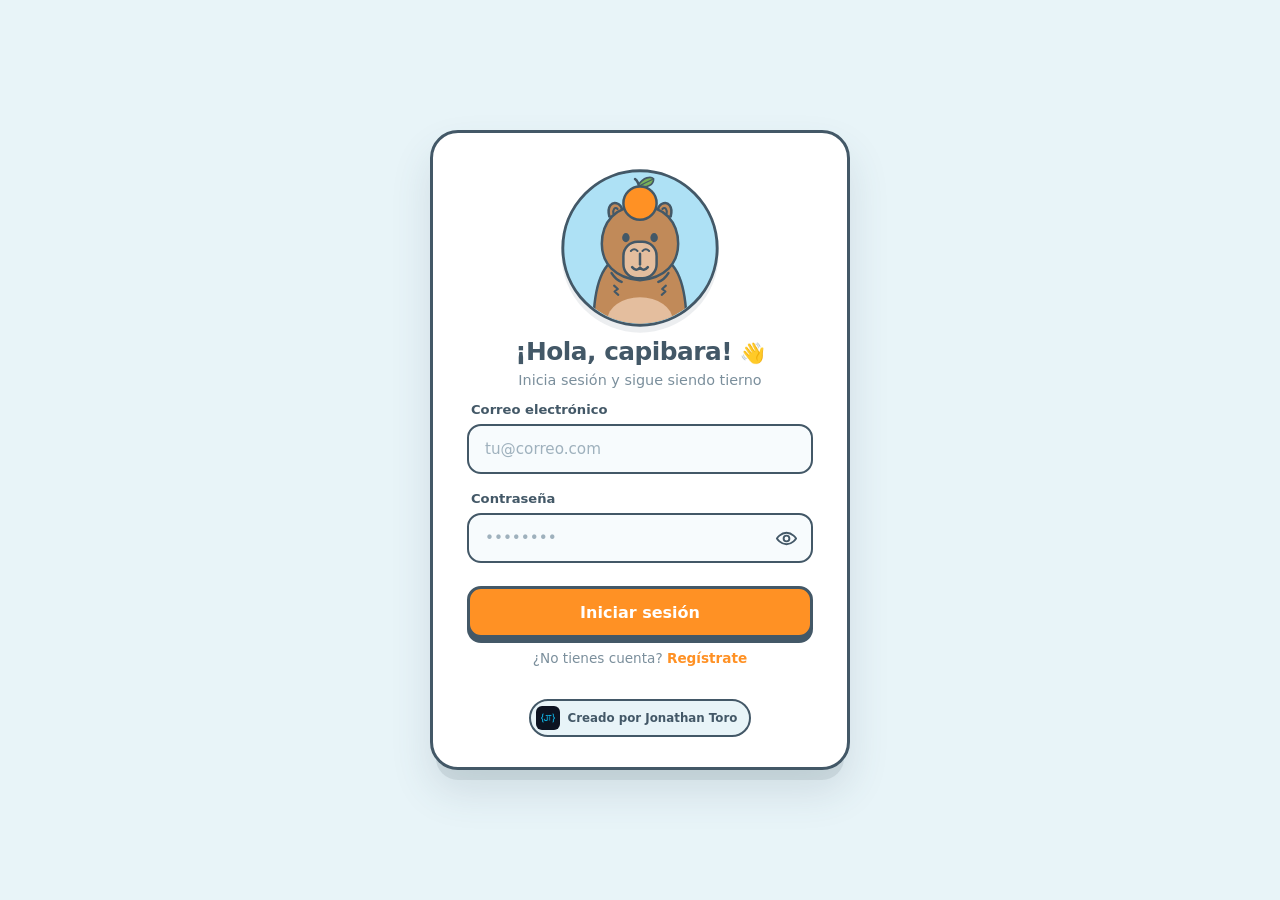
<file: index.html>
<!DOCTYPE html>
<html lang="es">
<head>
  <meta charset="UTF-8" />
  <meta name="viewport" content="width=device-width, initial-scale=1.0" />
  <title>Login Capybara 🍊</title>
  <link rel="icon" href="data:image/svg+xml,%3Csvg xmlns='http://www.w3.org/2000/svg' viewBox='0 0 100 100'%3E%3Ctext y='.9em' font-size='88'%3E%F0%9F%8D%8A%3C/text%3E%3C/svg%3E" />
  <link rel="stylesheet" href="style.css" />
</head>
<body>
  <main class="login-card">
    <!-- ============ AVATAR SVG MODULAR ============ -->
    <div class="avatar" aria-hidden="true">
      <svg viewBox="0 0 400 400" xmlns="http://www.w3.org/2000/svg" role="img" aria-label="Capibara kawaii con una naranja en la cabeza">
        <defs>
          <clipPath id="avatarClip">
            <circle cx="200" cy="200" r="182" />
          </clipPath>
        </defs>

        <!-- Fondo del círculo -->
        <circle class="avatar-bg" cx="200" cy="200" r="186" fill="#AEE1F5" stroke="#435867" stroke-width="7" />

        <g clip-path="url(#avatarClip)">
          <!-- CUERPO (respiración) -->
          <g id="body">
            <path d="M 88 400 C 88 285 112 232 158 222 L 242 222 C 288 232 312 285 312 400 Z"
                  fill="#C18A59" stroke="#435867" stroke-width="6" stroke-linejoin="round" />
            <ellipse cx="200" cy="374" rx="78" ry="54" fill="#E4BE9E" />
            <!-- Líneas de pecho / mejillas -->
            <path d="M 132 262 Q 142 278 156 283" fill="none" stroke="#435867" stroke-width="6" stroke-linecap="round" />
            <path d="M 268 262 Q 258 278 244 283" fill="none" stroke="#435867" stroke-width="6" stroke-linecap="round" />
            <!-- Pelaje zigzag -->
            <path d="M 138 292 L 147 300 L 139 306 L 148 314" fill="none" stroke="#435867" stroke-width="5" stroke-linecap="round" stroke-linejoin="round" />
            <path d="M 262 292 L 253 300 L 261 306 L 252 314" fill="none" stroke="#435867" stroke-width="5" stroke-linecap="round" stroke-linejoin="round" />
          </g>

          <!-- OREJAS (detrás de la cabeza) -->
          <g id="ears">
            <g id="ears-bounce">
              <g id="ear-left">
                <path d="M 126 124 C 120 100 132 86 148 94 C 158 100 160 114 155 126 Z"
                      fill="#C18A59" stroke="#435867" stroke-width="6" stroke-linejoin="round" />
                <path d="M 136 118 C 134 106 140 100 146 106" fill="none" stroke="#435867" stroke-width="5" stroke-linecap="round" />
              </g>
              <g id="ear-right">
                <path d="M 274 124 C 280 100 268 86 252 94 C 242 100 240 114 245 126 Z"
                      fill="#C18A59" stroke="#435867" stroke-width="6" stroke-linejoin="round" />
                <path d="M 264 118 C 266 106 260 100 254 106" fill="none" stroke="#435867" stroke-width="5" stroke-linecap="round" />
              </g>
            </g>
          </g>

          <!-- CABEZA -->
          <g id="head">
            <path d="M 200 98 C 258 98 292 138 292 190 C 292 236 262 272 200 278 C 138 272 108 236 108 190 C 108 138 142 98 200 98 Z"
                  fill="#C18A59" stroke="#435867" stroke-width="6" stroke-linejoin="round" />
          </g>

          <!-- OJOS -->
          <g id="eyes">
            <ellipse id="eye-left" cx="166" cy="175" rx="9" ry="11" fill="#435867" />
            <ellipse id="eye-right" cx="234" cy="175" rx="9" ry="11" fill="#435867" />
          </g>

          <!-- HOCICO / BOCA -->
          <g id="snout">
            <rect x="160" y="185" width="80" height="88" rx="34" fill="#E4BE9E" stroke="#435867" stroke-width="6" />
            <path d="M 178 207 Q 186 199 194 207" fill="none" stroke="#435867" stroke-width="5" stroke-linecap="round" />
            <path d="M 206 207 Q 214 199 222 207" fill="none" stroke="#435867" stroke-width="5" stroke-linecap="round" />
            <path d="M 200 214 L 200 240" fill="none" stroke="#435867" stroke-width="6" stroke-linecap="round" />
            <g id="mouth">
              <path id="mouth-idle" d="M 181 246 Q 191 258 200 247 Q 209 258 219 246"
                    fill="none" stroke="#435867" stroke-width="6" stroke-linecap="round" stroke-linejoin="round" />
              <path id="mouth-smile" d="M 175 240 Q 200 270 225 240"
                    fill="none" stroke="#435867" stroke-width="6" stroke-linecap="round" />
            </g>
          </g>

          <!-- NARANJA CON HOJA -->
          <g id="orange">
            <g id="orange-tilt">
              <path d="M 198 54 Q 196 40 188 34" fill="none" stroke="#435867" stroke-width="6" stroke-linecap="round" />
              <g id="leaf">
                <path d="M 196 48 C 206 28 224 24 231 30 C 233 45 216 54 201 51 Z"
                      fill="#78B159" stroke="#435867" stroke-width="4" stroke-linejoin="round" />
                <path d="M 199 50 Q 214 40 228 32" fill="none" stroke="#435867" stroke-width="3" stroke-linecap="round" />
              </g>
              <circle cx="200" cy="92" r="40" fill="#FF9124" stroke="#435867" stroke-width="6" />
            </g>
          </g>

          <!-- PATITAS PARA CUBRIR LOS OJOS (ocultas abajo) -->
          <g id="paw-left" class="paw" style="transform: translateY(330px);">
            <!-- Brazo izquierdo: nace del cuerpo y sube hasta la manita -->
            <path d="M 122 336 C 116 300 124 252 143 206 C 149 197 160 196 167 203 C 158 244 152 292 158 328 C 150 342 132 344 122 336 Z"
                  fill="#C18A59" stroke="#435867" stroke-width="6" stroke-linejoin="round" stroke-linecap="round" />
            <path d="M 136 206 C 130 176 142 150 166 150 C 190 150 202 176 196 206 C 178 216 154 216 136 206 Z"
                  fill="#C18A59" stroke="#435867" stroke-width="6" stroke-linejoin="round" />
            <path d="M 148 158 L 146 180 M 166 152 L 166 178 M 184 158 L 186 180"
                  fill="none" stroke="#435867" stroke-width="5" stroke-linecap="round" />
          </g>
          <g id="paw-right" class="paw" style="transform: translateY(330px);">
            <!-- Brazo derecho: nace del cuerpo y sube hasta la manita -->
            <path d="M 278 336 C 284 300 276 252 257 206 C 251 197 240 196 233 203 C 242 244 248 292 242 328 C 250 342 268 344 278 336 Z"
                  fill="#C18A59" stroke="#435867" stroke-width="6" stroke-linejoin="round" stroke-linecap="round" />
            <path d="M 264 206 C 270 176 258 150 234 150 C 210 150 198 176 204 206 C 222 216 246 216 264 206 Z"
                  fill="#C18A59" stroke="#435867" stroke-width="6" stroke-linejoin="round" />
            <path d="M 252 158 L 254 180 M 234 152 L 234 178 M 216 158 L 214 180"
                  fill="none" stroke="#435867" stroke-width="5" stroke-linecap="round" />
          </g>
        </g>
      </svg>
    </div>

    <!-- ============ FORMULARIO ============ -->
    <h1>¡Hola, capibara! <span class="wave">👋</span></h1>
    <p class="subtitle">Inicia sesión y sigue siendo tierno</p>

    <form id="loginForm" novalidate>
      <div class="field">
        <label for="email">Correo electrónico</label>
        <input type="email" id="email" name="email" placeholder="tu@correo.com" autocomplete="username" />
      </div>

      <div class="field">
        <label for="password">Contraseña</label>
        <div class="password-wrap">
          <input type="password" id="password" name="password" placeholder="••••••••" autocomplete="current-password" />
          <button type="button" class="toggle-pass" id="togglePass" aria-label="Mostrar contraseña">
            <svg class="icon-eye-open" viewBox="0 0 24 24" aria-hidden="true">
              <path d="M2 12s3.6-6 10-6 10 6 10 6-3.6 6-10 6S2 12 2 12Z" fill="none" stroke="#435867" stroke-width="2" stroke-linecap="round" stroke-linejoin="round" />
              <circle cx="12" cy="12" r="3" fill="none" stroke="#435867" stroke-width="2" />
            </svg>
            <svg class="icon-eye-closed" viewBox="0 0 24 24" aria-hidden="true">
              <path d="M2 12s3.6-6 10-6 10 6 10 6-3.6 6-10 6S2 12 2 12Z" fill="none" stroke="#435867" stroke-width="2" stroke-linecap="round" stroke-linejoin="round" />
              <circle cx="12" cy="12" r="3" fill="none" stroke="#435867" stroke-width="2" />
              <line x1="3" y1="21" x2="21" y2="3" stroke="#435867" stroke-width="2" stroke-linecap="round" />
            </svg>
          </button>
        </div>
      </div>

      <button type="submit" class="submit-btn">Iniciar sesión</button>
    </form>

    <p class="footer">¿No tienes cuenta? <a href="registro.html">Regístrate</a></p>
    <p class="status" id="status" role="status" aria-live="polite"></p>

    <a class="credit" href="https://jon-torlen.github.io/" target="_blank" rel="noopener noreferrer">
      <img src="jt.jpg" alt="Logo de Jonathan Toro" />
      <span>Creado por Jonathan Toro</span>
    </a>
  </main>

  <!-- GSAP desde CDN -->
  <script src="https://cdnjs.cloudflare.com/ajax/libs/gsap/3.12.5/gsap.min.js"></script>
  <script src="script.js"></script>
</body>
</html>
</file>
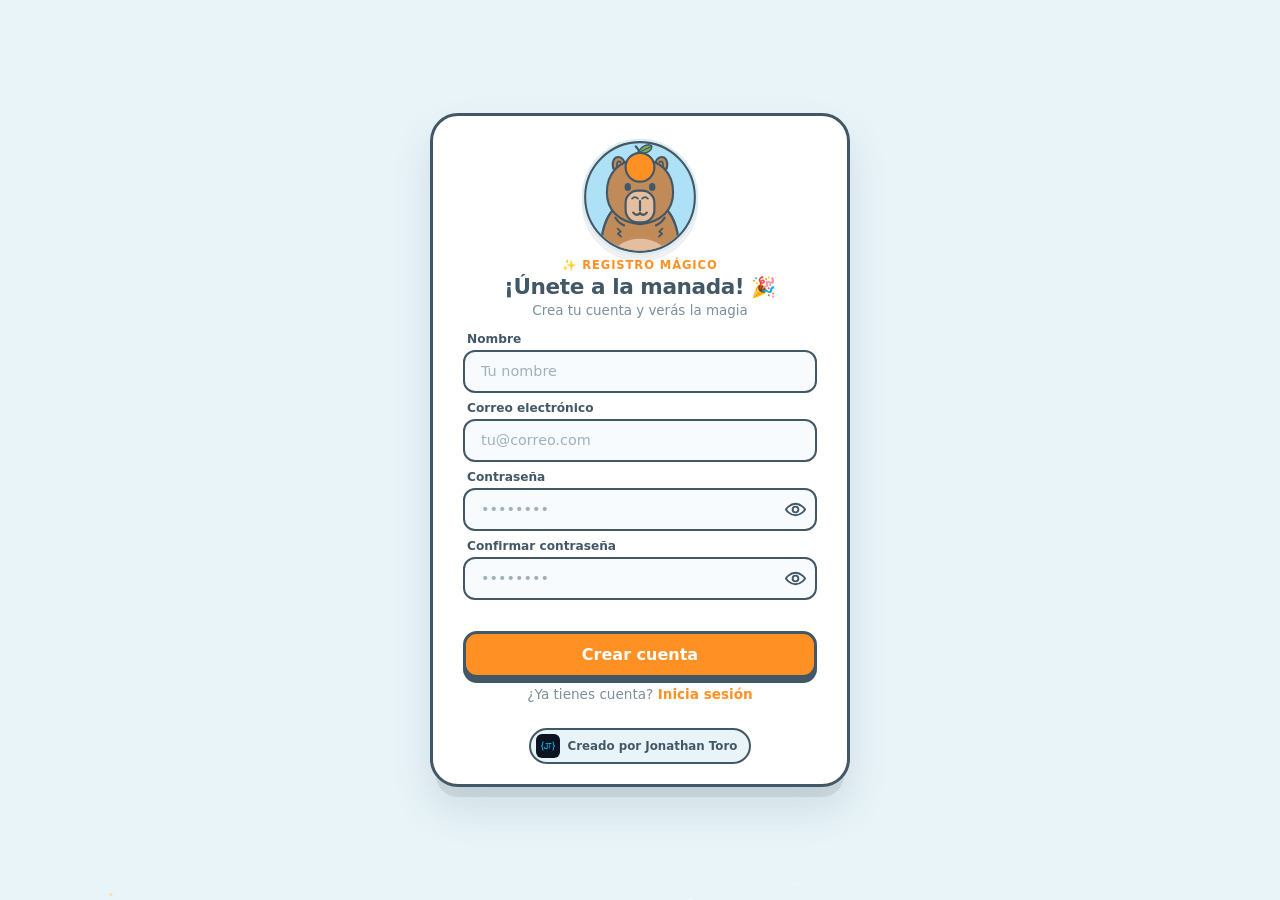
<file: registro.html>
<!DOCTYPE html>
<html lang="es">
<head>
  <meta charset="UTF-8" />
  <meta name="viewport" content="width=device-width, initial-scale=1.0" />
  <title>Crear cuenta · Capybara 🍊</title>
  <link rel="icon" href="data:image/svg+xml,%3Csvg xmlns='http://www.w3.org/2000/svg' viewBox='0 0 100 100'%3E%3Ctext y='.9em' font-size='88'%3E%F0%9F%8D%8A%3C/text%3E%3C/svg%3E" />
  <link rel="stylesheet" href="style.css" />
  <link rel="stylesheet" href="registro.css" />
</head>
<body>
  <canvas id="magicCanvas" aria-hidden="true"></canvas>

  <main class="login-card register-card">
    <!-- ============ AVATAR SVG + ANILLO DE PROGRESO ============ -->
    <div class="avatar" aria-hidden="true">
      <svg viewBox="0 0 400 400" xmlns="http://www.w3.org/2000/svg" role="img" aria-label="Capibara con una naranja en la cabeza">
        <defs>
          <clipPath id="regClip"><circle cx="200" cy="200" r="182" /></clipPath>
        </defs>

        <!-- Anillo mágico de progreso -->
        <circle cx="200" cy="200" r="194" fill="none" stroke="#DCEBF1" stroke-width="7" />
        <circle id="progress-ring" cx="200" cy="200" r="194" fill="none" stroke="#FF9124"
                stroke-width="7" stroke-linecap="round" transform="rotate(-90 200 200)"
                stroke-dasharray="1219" stroke-dashoffset="1219" />

        <!-- Fondo del círculo -->
        <circle cx="200" cy="200" r="186" fill="#AEE1F5" stroke="#435867" stroke-width="7" />

        <g clip-path="url(#regClip)">
          <g id="charZoom" transform="translate(200 215) scale(1.22) translate(-200 -215)">
          <!-- CUERPO -->
          <g id="body">
            <path d="M 88 400 C 88 285 112 232 158 222 L 242 222 C 288 232 312 285 312 400 Z"
                  fill="#C18A59" stroke="#435867" stroke-width="6" stroke-linejoin="round" />
            <ellipse cx="200" cy="374" rx="78" ry="54" fill="#E4BE9E" />
            <path d="M 132 262 Q 142 278 156 283" fill="none" stroke="#435867" stroke-width="6" stroke-linecap="round" />
            <path d="M 268 262 Q 258 278 244 283" fill="none" stroke="#435867" stroke-width="6" stroke-linecap="round" />
            <path d="M 138 292 L 147 300 L 139 306 L 148 314" fill="none" stroke="#435867" stroke-width="5" stroke-linecap="round" stroke-linejoin="round" />
            <path d="M 262 292 L 253 300 L 261 306 L 252 314" fill="none" stroke="#435867" stroke-width="5" stroke-linecap="round" stroke-linejoin="round" />
          </g>

          <!-- OREJAS -->
          <g id="ears">
            <g id="ears-bounce">
              <g id="ear-left">
                <path d="M 126 124 C 120 100 132 86 148 94 C 158 100 160 114 155 126 Z"
                      fill="#C18A59" stroke="#435867" stroke-width="6" stroke-linejoin="round" />
                <path d="M 136 118 C 134 106 140 100 146 106" fill="none" stroke="#435867" stroke-width="5" stroke-linecap="round" />
              </g>
              <g id="ear-right">
                <path d="M 274 124 C 280 100 268 86 252 94 C 242 100 240 114 245 126 Z"
                      fill="#C18A59" stroke="#435867" stroke-width="6" stroke-linejoin="round" />
                <path d="M 264 118 C 266 106 260 100 254 106" fill="none" stroke="#435867" stroke-width="5" stroke-linecap="round" />
              </g>
            </g>
          </g>

          <!-- CABEZA -->
          <g id="head">
            <path d="M 200 98 C 258 98 292 138 292 190 C 292 236 262 272 200 278 C 138 272 108 236 108 190 C 108 138 142 98 200 98 Z"
                  fill="#C18A59" stroke="#435867" stroke-width="6" stroke-linejoin="round" />
          </g>

          <!-- OJOS -->
          <g id="eyes">
            <ellipse id="eye-left" cx="166" cy="175" rx="9" ry="11" fill="#435867" />
            <ellipse id="eye-right" cx="234" cy="175" rx="9" ry="11" fill="#435867" />
          </g>

          <!-- HOCICO -->
          <g id="snout">
            <rect x="160" y="185" width="80" height="88" rx="34" fill="#E4BE9E" stroke="#435867" stroke-width="6" />
            <path d="M 178 207 Q 186 199 194 207" fill="none" stroke="#435867" stroke-width="5" stroke-linecap="round" />
            <path d="M 206 207 Q 214 199 222 207" fill="none" stroke="#435867" stroke-width="5" stroke-linecap="round" />
            <path d="M 200 214 L 200 240" fill="none" stroke="#435867" stroke-width="6" stroke-linecap="round" />
            <g id="mouth">
              <path id="mouth-idle" d="M 181 246 Q 191 258 200 247 Q 209 258 219 246"
                    fill="none" stroke="#435867" stroke-width="6" stroke-linecap="round" stroke-linejoin="round" />
              <path id="mouth-smile" d="M 175 240 Q 200 270 225 240"
                    fill="none" stroke="#435867" stroke-width="6" stroke-linecap="round" />
            </g>
          </g>

          <!-- NARANJA CON HOJA (bajada para que no se corte con el zoom) -->
          <g id="orange">
            <g transform="translate(0 28)">
            <g id="orange-tilt">
              <path d="M 198 54 Q 196 40 188 34" fill="none" stroke="#435867" stroke-width="6" stroke-linecap="round" />
              <g id="leaf">
                <path d="M 196 48 C 206 28 224 24 231 30 C 233 45 216 54 201 51 Z"
                      fill="#78B159" stroke="#435867" stroke-width="4" stroke-linejoin="round" />
                <path d="M 199 50 Q 214 40 228 32" fill="none" stroke="#435867" stroke-width="3" stroke-linecap="round" />
              </g>
              <circle id="orange-ball" cx="200" cy="92" r="40" fill="#FF9124" stroke="#435867" stroke-width="6" />
            </g>
            </g>
          </g>

          </g>
        </g>
      </svg>
    </div>

    <p class="eyebrow">✨ Registro mágico</p>
    <h1>¡Únete a la manada! <span class="wave">🎉</span></h1>
    <p class="subtitle">Crea tu cuenta y verás la magia</p>

    <form id="registerForm" novalidate>
      <div class="field">
        <label for="reg-name">Nombre</label>
        <input type="text" id="reg-name" name="name" placeholder="Tu nombre" autocomplete="name" />
      </div>

      <div class="field">
        <label for="reg-email">Correo electrónico</label>
        <input type="email" id="reg-email" name="email" placeholder="tu@correo.com" autocomplete="username" />
      </div>

      <div class="field">
        <label for="reg-pass">Contraseña</label>
        <div class="password-wrap">
          <input type="password" id="reg-pass" name="password" placeholder="••••••••" autocomplete="new-password" />
          <button type="button" class="toggle-pass" data-target="reg-pass" aria-label="Mostrar contraseña">
            <svg class="icon-eye-open" viewBox="0 0 24 24" aria-hidden="true">
              <path d="M2 12s3.6-6 10-6 10 6 10 6-3.6 6-10 6S2 12 2 12Z" fill="none" stroke="#435867" stroke-width="2" stroke-linecap="round" stroke-linejoin="round" />
              <circle cx="12" cy="12" r="3" fill="none" stroke="#435867" stroke-width="2" />
            </svg>
            <svg class="icon-eye-closed" viewBox="0 0 24 24" aria-hidden="true">
              <path d="M2 12s3.6-6 10-6 10 6 10 6-3.6 6-10 6S2 12 2 12Z" fill="none" stroke="#435867" stroke-width="2" stroke-linecap="round" stroke-linejoin="round" />
              <circle cx="12" cy="12" r="3" fill="none" stroke="#435867" stroke-width="2" />
              <line x1="3" y1="21" x2="21" y2="3" stroke="#435867" stroke-width="2" stroke-linecap="round" />
            </svg>
          </button>
        </div>
      </div>

      <div class="field">
        <label for="reg-confirm">Confirmar contraseña</label>
        <div class="password-wrap">
          <input type="password" id="reg-confirm" name="confirm" placeholder="••••••••" autocomplete="new-password" />
          <button type="button" class="toggle-pass" data-target="reg-confirm" aria-label="Mostrar contraseña">
            <svg class="icon-eye-open" viewBox="0 0 24 24" aria-hidden="true">
              <path d="M2 12s3.6-6 10-6 10 6 10 6-3.6 6-10 6S2 12 2 12Z" fill="none" stroke="#435867" stroke-width="2" stroke-linecap="round" stroke-linejoin="round" />
              <circle cx="12" cy="12" r="3" fill="none" stroke="#435867" stroke-width="2" />
            </svg>
            <svg class="icon-eye-closed" viewBox="0 0 24 24" aria-hidden="true">
              <path d="M2 12s3.6-6 10-6 10 6 10 6-3.6 6-10 6S2 12 2 12Z" fill="none" stroke="#435867" stroke-width="2" stroke-linecap="round" stroke-linejoin="round" />
              <circle cx="12" cy="12" r="3" fill="none" stroke="#435867" stroke-width="2" />
              <line x1="3" y1="21" x2="21" y2="3" stroke="#435867" stroke-width="2" stroke-linecap="round" />
            </svg>
          </button>
        </div>
      </div>

      <p class="match-hint" id="matchHint" role="status" aria-live="polite"></p>

      <button type="submit" class="submit-btn">Crear cuenta</button>
    </form>

    <p class="footer">¿Ya tienes cuenta? <a href="index.html">Inicia sesión</a></p>
    <p class="status" id="regStatus" role="status" aria-live="polite"></p>

    <a class="credit" href="https://jon-torlen.github.io/" target="_blank" rel="noopener noreferrer">
      <img src="jt.jpg" alt="Logo de Jonathan Toro" />
      <span>Creado por Jonathan Toro</span>
    </a>
  </main>

  <script src="https://cdnjs.cloudflare.com/ajax/libs/gsap/3.12.5/gsap.min.js"></script>
  <script src="registro.js"></script>
</body>
</html>
</file>
<file: style.css>
/* ============ PALETA ============
   Azul cielo pastel .... #AEE1F5
   Marrón caramelo ...... #C18A59
   Beige arena .......... #E4BE9E
   Naranja vibrante ..... #FF9124
   Verde hoja ........... #78B159
   Gris pizarra oscuro .. #435867
   Fondo página ......... #E8F4F8
*/

* {
  box-sizing: border-box;
  margin: 0;
  padding: 0;
}

body {
  min-height: 100vh;
  display: flex;
  align-items: center;
  justify-content: center;
  padding: 24px;
  font-family: "Segoe UI", system-ui, -apple-system, "Helvetica Neue", Arial, sans-serif;
  background: #E8F4F8;
  color: #435867;
}

/* ============ TARJETA ============ */
.login-card {
  width: 100%;
  max-width: 420px;
  padding: 32px 34px 30px;
  background: #FFFFFF;
  border: 3px solid #435867;
  border-radius: 28px;
  box-shadow: 0 16px 0 -6px rgba(67, 88, 103, 0.12), 0 22px 40px rgba(67, 88, 103, 0.14);
  text-align: center;
}

/* ============ AVATAR ============ */
.avatar {
  width: 166px;
  height: 166px;
  margin: 0 auto 6px;
  filter: drop-shadow(0 6px 0 rgba(67, 88, 103, 0.10));
}

.avatar svg {
  width: 100%;
  height: 100%;
  display: block;
  overflow: visible;
}

/* ============ TÍTULO ============ */
.login-card h1 {
  font-size: 1.55rem;
  font-weight: 800;
  letter-spacing: -0.02em;
  margin-top: 4px;
  color: #435867;
}

.wave {
  display: inline-block;
  font-size: 1.25rem;
}

.subtitle {
  margin: 6px 0 14px;
  font-size: 0.9rem;
  color: #7b8f9c;
}

/* ============ CAMPOS ============ */
.field {
  text-align: left;
  margin-bottom: 17px;
}

.field label {
  display: block;
  margin: 0 0 7px 4px;
  font-size: 0.82rem;
  font-weight: 700;
  color: #435867;
}

.field input {
  width: 100%;
  height: 50px;
  padding: 0 16px;
  font: inherit;
  font-size: 0.95rem;
  color: #435867;
  background: #F7FBFD;
  border: 2.5px solid #435867;
  border-radius: 14px;
  outline: none;
  transition: border-color 0.2s ease, background 0.2s ease, box-shadow 0.2s ease;
}

.field input::placeholder {
  color: #9fb1bd;
}

.field input:focus {
  background: #FFFFFF;
  border-color: #FF9124;
  box-shadow: 0 0 0 4px rgba(255, 145, 36, 0.18);
}

/* La sonrisa aparece al empezar a escribir */
#mouth-smile {
  opacity: 0;
}

/* ============ PASSWORD + OJITO ============ */
.password-wrap {
  position: relative;
}

.password-wrap input {
  padding-right: 52px;
}

.toggle-pass {
  position: absolute;
  top: 50%;
  right: 9px;
  transform: translateY(-50%);
  width: 36px;
  height: 36px;
  display: grid;
  place-items: center;
  background: transparent;
  border: none;
  border-radius: 10px;
  cursor: pointer;
  transition: background 0.2s ease;
}

.toggle-pass:hover {
  background: #E8F4F8;
}

.toggle-pass svg {
  width: 23px;
  height: 23px;
}

.toggle-pass .icon-eye-closed {
  display: none;
}

.toggle-pass.is-visible .icon-eye-open {
  display: none;
}

.toggle-pass.is-visible .icon-eye-closed {
  display: block;
}

/* ============ BOTÓN ============ */
.submit-btn {
  width: 100%;
  height: 52px;
  margin-top: 6px;
  font: inherit;
  font-size: 1rem;
  font-weight: 800;
  color: #FFFFFF;
  background: #FF9124;
  border: 3px solid #435867;
  border-radius: 14px;
  cursor: pointer;
  box-shadow: 0 5px 0 #435867;
  transition: background 0.2s ease, transform 0.12s ease, box-shadow 0.12s ease;
}

.submit-btn:hover {
  background: #E67E17;
}

.submit-btn:active {
  transform: translateY(4px);
  box-shadow: 0 1px 0 #435867;
}

/* ============ PIE ============ */
.footer {
  margin-top: 12px;
  font-size: 0.85rem;
  color: #7b8f9c;
}

.footer a {
  color: #FF9124;
  font-weight: 800;
  text-decoration: none;
}

.footer a:hover {
  text-decoration: underline;
}

.status {
  min-height: 1.1em;
  margin-top: 6px;
  font-size: 0.82rem;
  font-weight: 700;
  color: #78B159;
}

/* ============ CRÉDITO / PORTAFOLIO ============ */
.credit {
  display: inline-flex;
  align-items: center;
  gap: 8px;
  margin-top: 12px;
  padding: 5px 12px 5px 5px;
  font-size: 0.74rem;
  font-weight: 800;
  color: #435867;
  text-decoration: none;
  background: #E8F4F8;
  border: 2px solid #435867;
  border-radius: 999px;
  transition: background 0.2s ease, color 0.2s ease, transform 0.2s ease;
}

.credit img {
  width: 24px;
  height: 24px;
  object-fit: cover;
  border-radius: 6px;
  background: #101c2c;
}

.credit:hover {
  background: #FF9124;
  color: #FFFFFF;
  transform: translateY(-2px);
}

@media (max-width: 480px) {
  .login-card {
    padding: 26px 22px 24px;
  }
  .avatar {
    width: 140px;
    height: 140px;
  }
}
</file>
<file: registro.css>
/* ============ REGISTRO · EFECTO MÁGICO ============ */

body {
  padding: 12px;
  overflow-x: hidden;
}

/* Lienzo de confeti y partículas (va por encima de todo, sin capturar clics) */
#magicCanvas {
  position: fixed;
  inset: 0;
  width: 100%;
  height: 100%;
  pointer-events: none;
  z-index: 50;
}

.register-card {
  padding: 22px 30px 20px;
  position: relative;
  z-index: 2;
}

.register-card .avatar {
  width: 118px;
  height: 118px;
  margin-bottom: 2px;
  filter: drop-shadow(0 6px 0 rgba(67, 88, 103, 0.10));
}

.eyebrow {
  margin-top: 2px;
  font-size: 0.72rem;
  font-weight: 800;
  letter-spacing: 0.08em;
  text-transform: uppercase;
  color: #FF9124;
}

.register-card h1 {
  font-size: 1.35rem;
  margin-top: 2px;
}

.register-card .subtitle {
  margin: 4px 0 14px;
  font-size: 0.84rem;
}

.register-card .field {
  margin-bottom: 8px;
}

.register-card .field label {
  margin-bottom: 4px;
  font-size: 0.76rem;
}

.register-card .field input {
  height: 43px;
  font-size: 0.9rem;
  border-radius: 12px;
}

.register-card .toggle-pass {
  right: 6px;
  width: 32px;
  height: 32px;
}

.register-card .submit-btn {
  height: 47px;
  margin-top: 4px;
}

.match-hint {
  min-height: 1.1em;
  margin: 2px 0 6px;
  font-size: 0.76rem;
  font-weight: 800;
  color: #7b8f9c;
  transition: color 0.25s ease;
}

.match-hint.ok {
  color: #78B159;
}

.match-hint.warn {
  color: #E67E17;
}

.register-card .footer {
  margin-top: 8px;
}

.register-card .status {
  margin-top: 4px;
}

.register-card .credit {
  margin-top: 8px;
  padding-top: 4px;
  padding-bottom: 4px;
}

@media (max-width: 480px) {
  .register-card {
    padding: 18px 20px 16px;
  }
  .register-card .avatar {
    width: 104px;
    height: 104px;
  }
}
</file>
